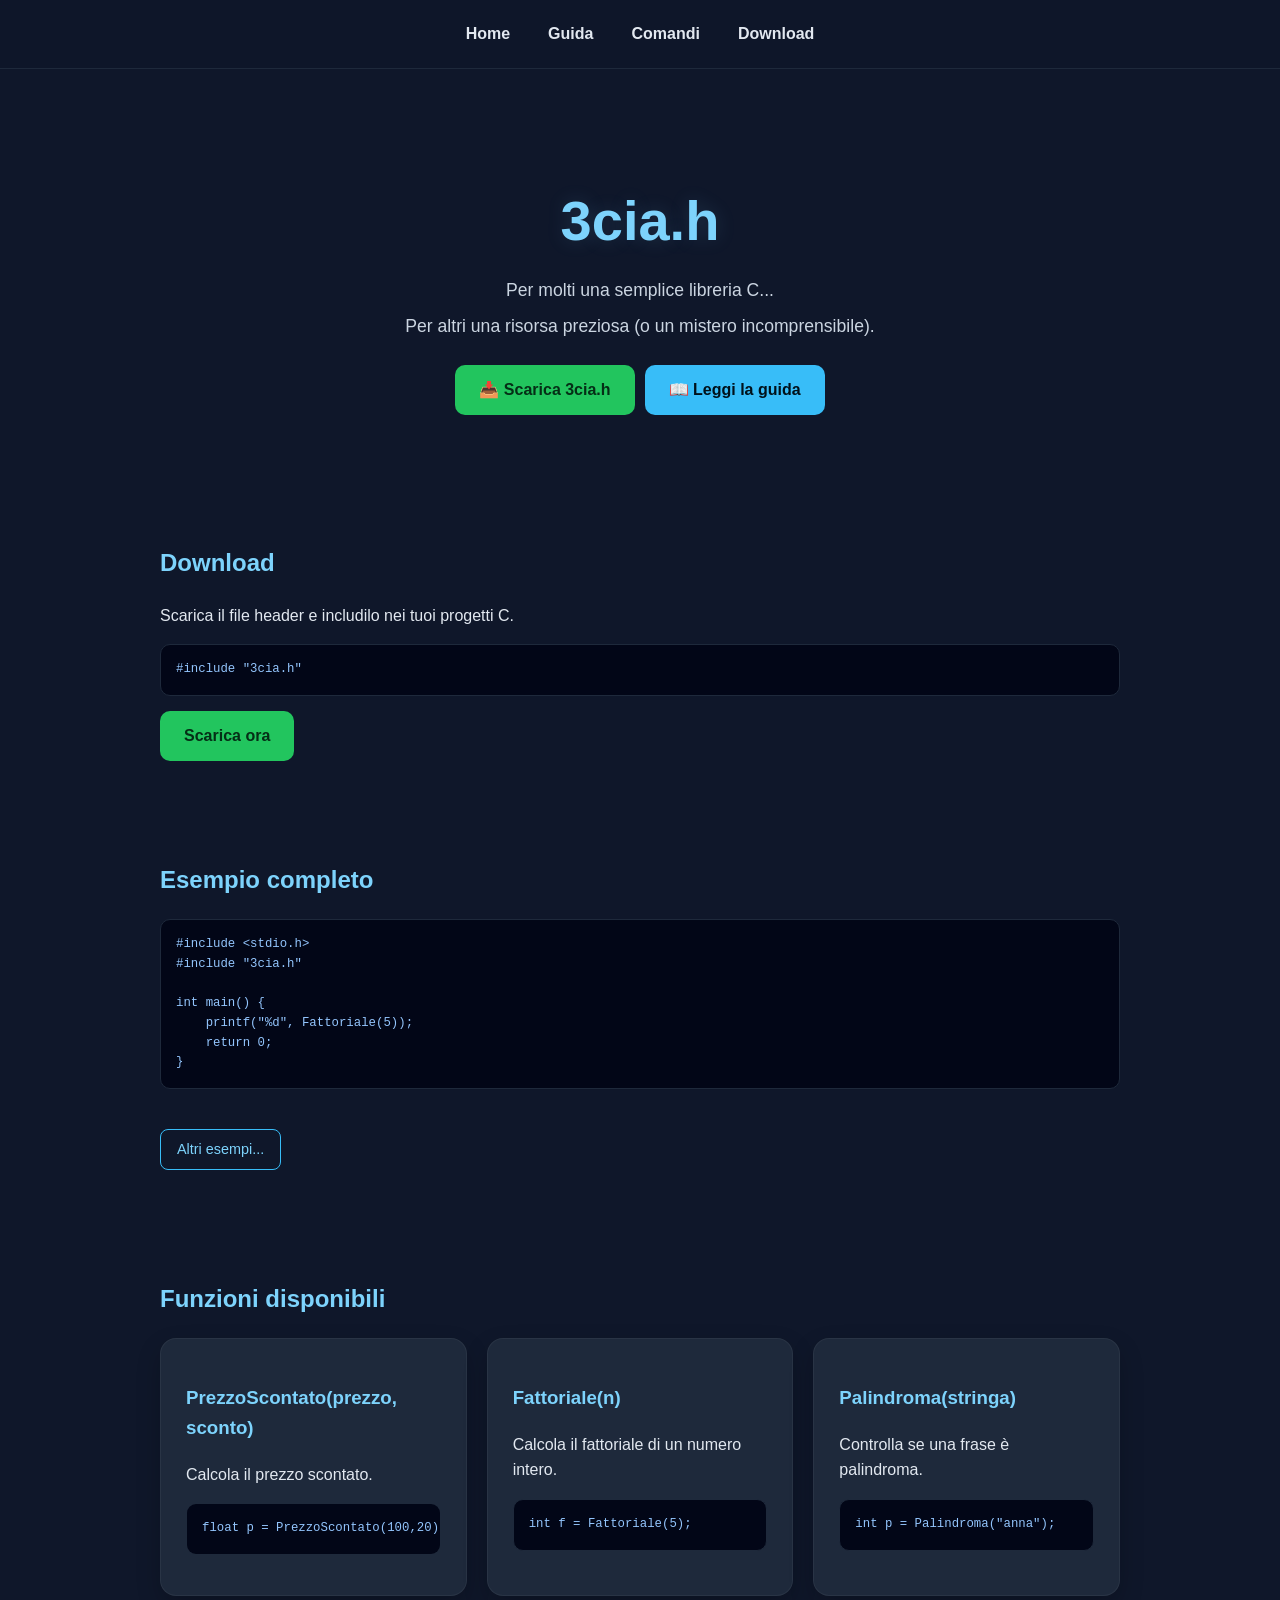
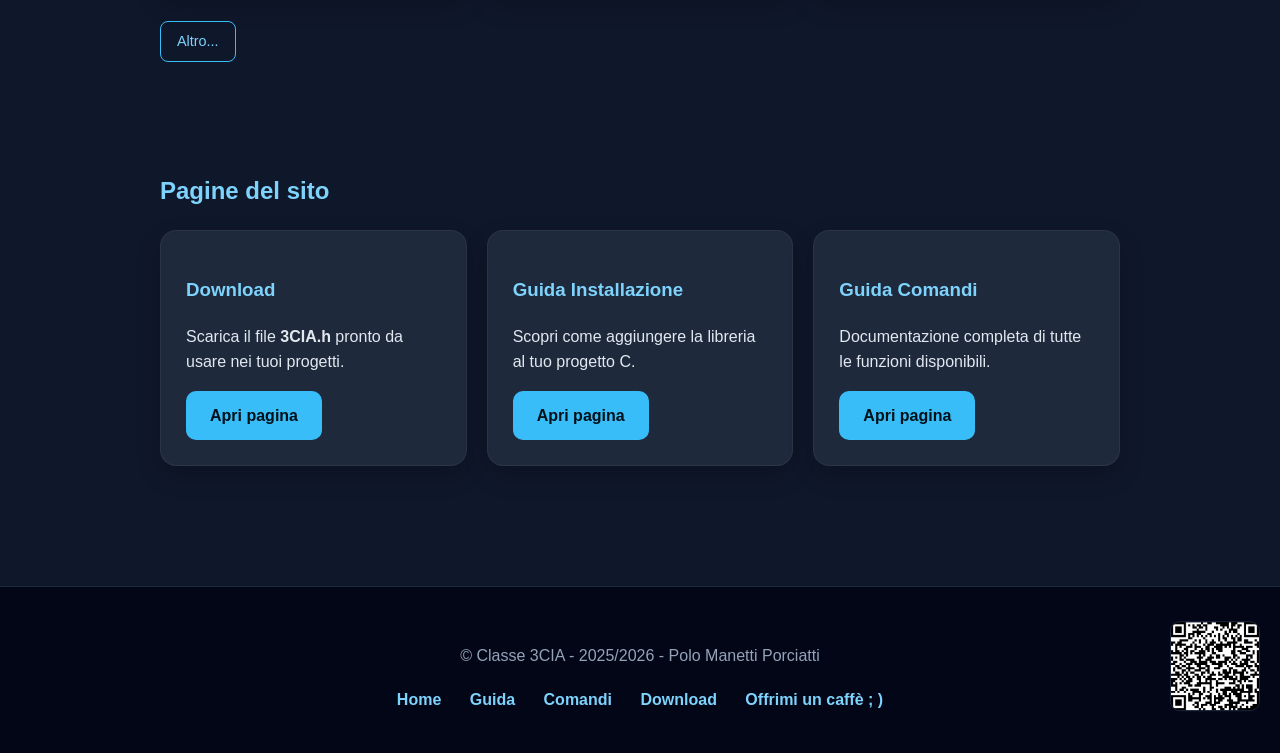
<file: index.html>
<!DOCTYPE html>
<html lang="it">

<head>
    <meta charset="UTF-8">
    <meta name="viewport" content="width=device-width, initial-scale=1.0">
    <title>3cia.h - Libreria C</title>
    <link rel="stylesheet" href="css/stile_i.css">
</head>

<body>

    <nav>
        <a href="index.html">Home</a>
        <a href="pagine/guida.html">Guida</a>
        <a href="pagine/comandi.html">Comandi</a>
        <a href="libreria/3cia.h" download="3cia.h">Download</a>
    </nav>

    <header class="hero">
        <div class="hero-content">

            <h1>3cia.h</h1>
            <p>Per molti una semplice libreria C...</p>
            <p>Per altri una risorsa preziosa (o un mistero incomprensibile).</p>

            <div class="button-container">

                <a class="btn-download" href="libreria/3cia.h" download="3cia.h">
                    📥 Scarica 3cia.h
                </a>

                <a class="btn" href="pagine/guida.html">
                    📖 Leggi la guida
                </a>

            </div>

        </div>
    </header>

    <section id="download">
        <h2>Download</h2>

        <div class="download-card">
            <p>Scarica il file header e includilo nei tuoi progetti C.</p>

            <pre>#include "3cia.h"</pre>

            <a class="btn-download" href="libreria/3cia.h" download>
                Scarica ora
            </a>
        </div>
    </section>

    <section id="examples">
        <h2>Esempio completo</h2>

        <pre>#include &lt;stdio.h&gt;
#include "3cia.h"

int main() {
    printf("%d", Fattoriale(5));
    return 0;
}</pre>

        <div class="center-btn">
            <a href="pagine/comandi.html" class="btn-sm">
                Altri esempi...
            </a>
        </div>
    </section>

    <section id="guide">
        <h2>Funzioni disponibili</h2>

        <div class="grid">

            <div class="card">
                <h3>PrezzoScontato(prezzo, sconto)</h3>
                <p>Calcola il prezzo scontato.</p>
                <pre>float p = PrezzoScontato(100,20);</pre>
            </div>

            <div class="card">
                <h3>Fattoriale(n)</h3>
                <p>Calcola il fattoriale di un numero intero.</p>
                <pre>int f = Fattoriale(5);</pre>
            </div>

            <div class="card">
                <h3>Palindroma(stringa)</h3>
                <p>Controlla se una frase è palindroma.</p>
                <pre>int p = Palindroma("anna");</pre>
            </div>

        </div>

        <div class="center-btn">
            <a href="pagine/comandi.html" class="btn-sm">
                Altro...
            </a>
        </div>
    </section>

    <section id="pages">
        <h2>Pagine del sito</h2>

        <div class="grid">

            <div class="card">
                <h3>Download</h3>
                <p>Scarica il file <b>3CIA.h</b> pronto da usare nei tuoi progetti.</p>
                <a class="btn" href="index.html">Apri pagina</a>
            </div>

            <div class="card">
                <h3>Guida Installazione</h3>
                <p>Scopri come aggiungere la libreria al tuo progetto C.</p>
                <a class="btn" href="pagine/guida.html">Apri pagina</a>
            </div>

            <div class="card">
                <h3>Guida Comandi</h3>
                <p>Documentazione completa di tutte le funzioni disponibili.</p>
                <a class="btn" href="pagine/comandi.html">Apri pagina</a>
            </div>

        </div>
    </section>

   <footer>

    <p>© Classe 3CIA - 2025/2026 - Polo Manetti Porciatti</p>

    <div class="footer-links">
        <a href="index.html">Home</a>
        <a href="pagine/guida.html">Guida</a>
        <a href="pagine/comandi.html">Comandi</a>
        <a href="libreria/3cia.h" download="3cia.h">Download</a>
        <a href="https://paypal.me/SamuelePelella" target="_blank">Offrimi un caffè ; )</a>
    </div>

      <div class="footer-qr">
        <img src="img/qr-code.png" alt="QR Code">
    </div>

</footer>

</body>

</html>
</file>
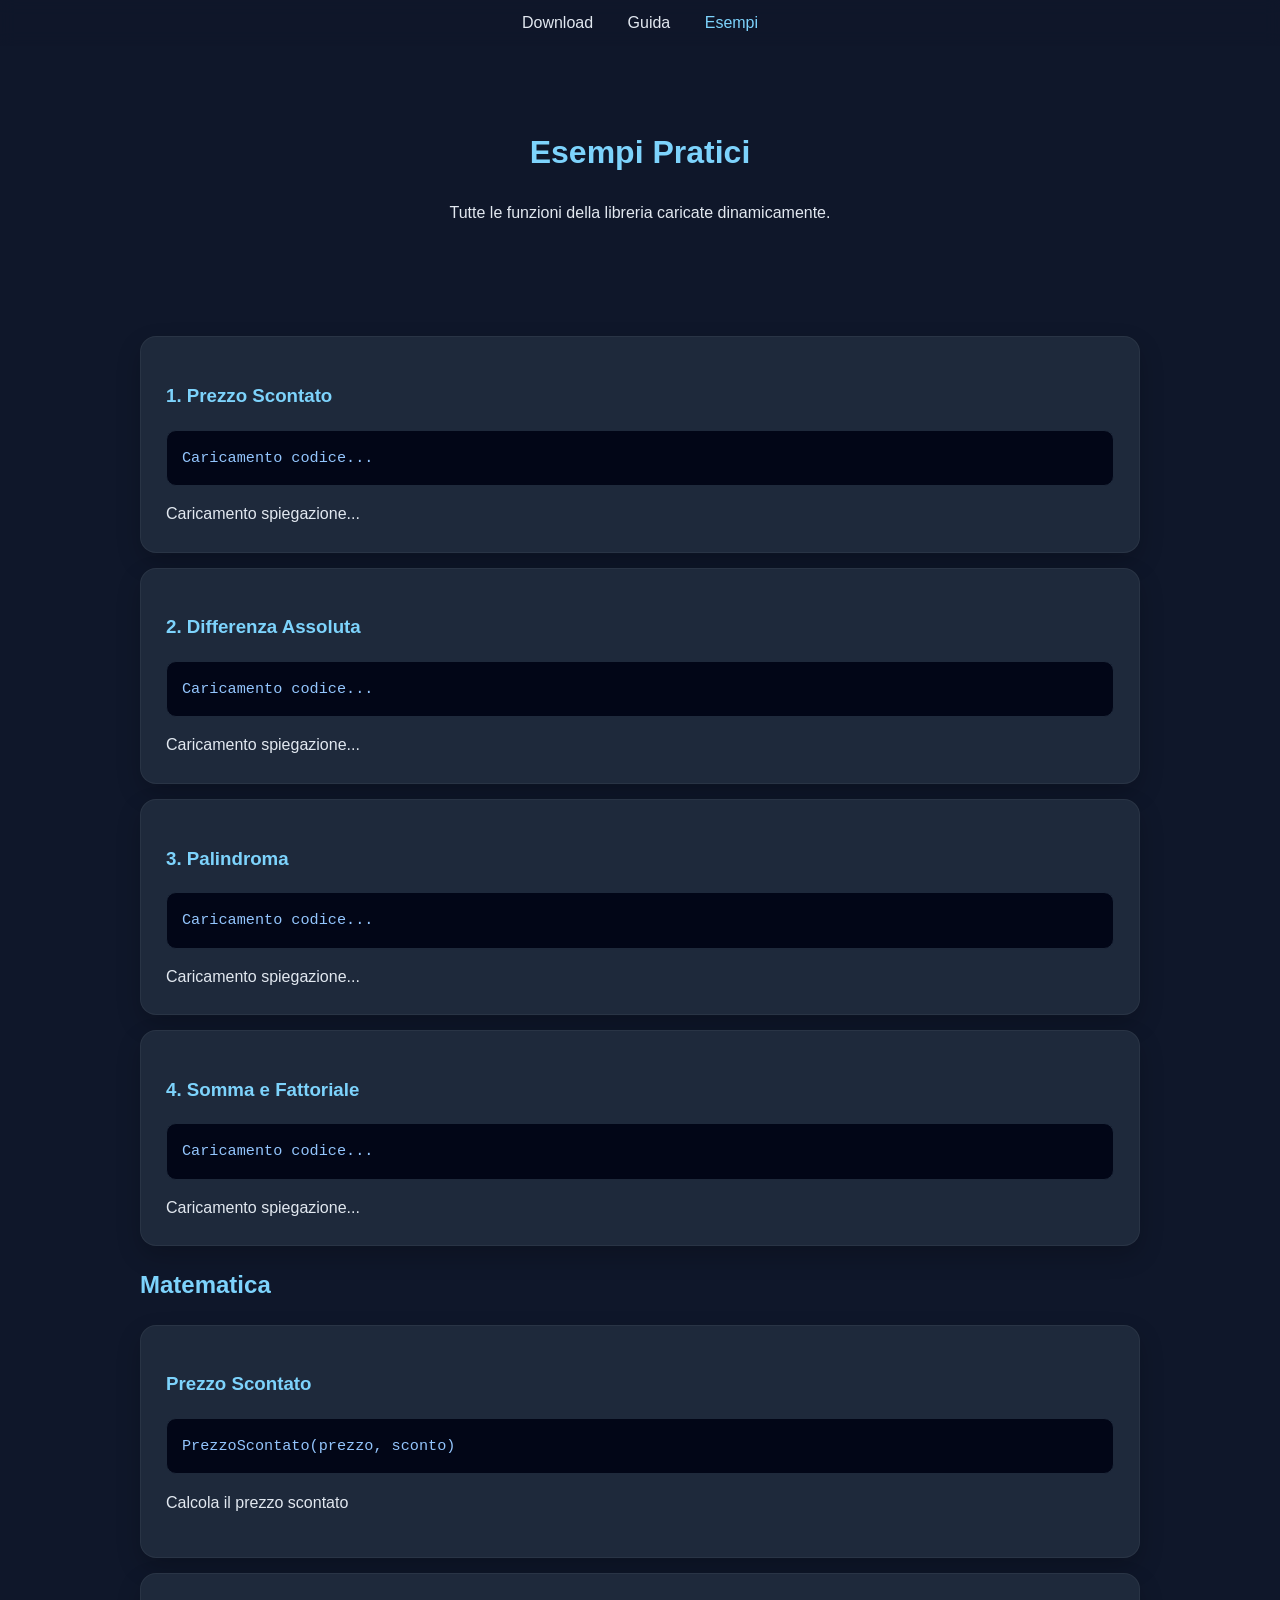
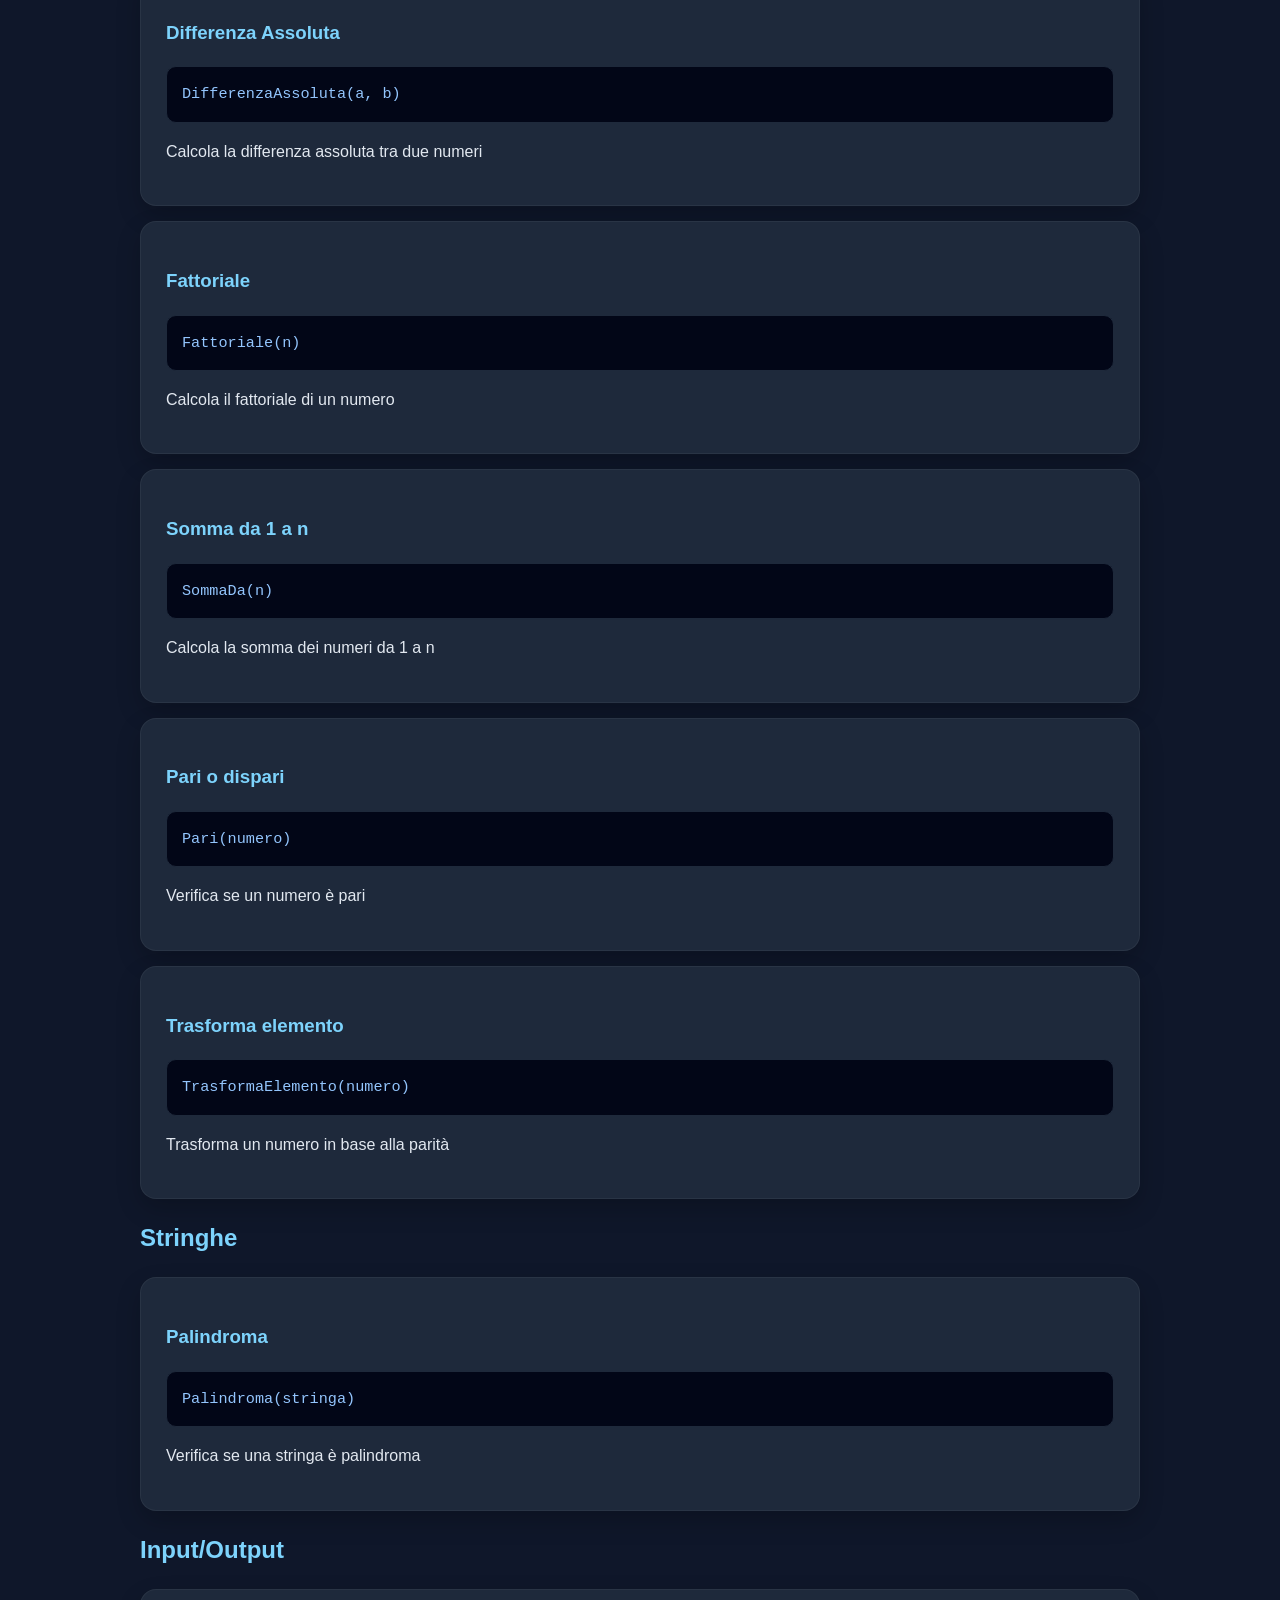
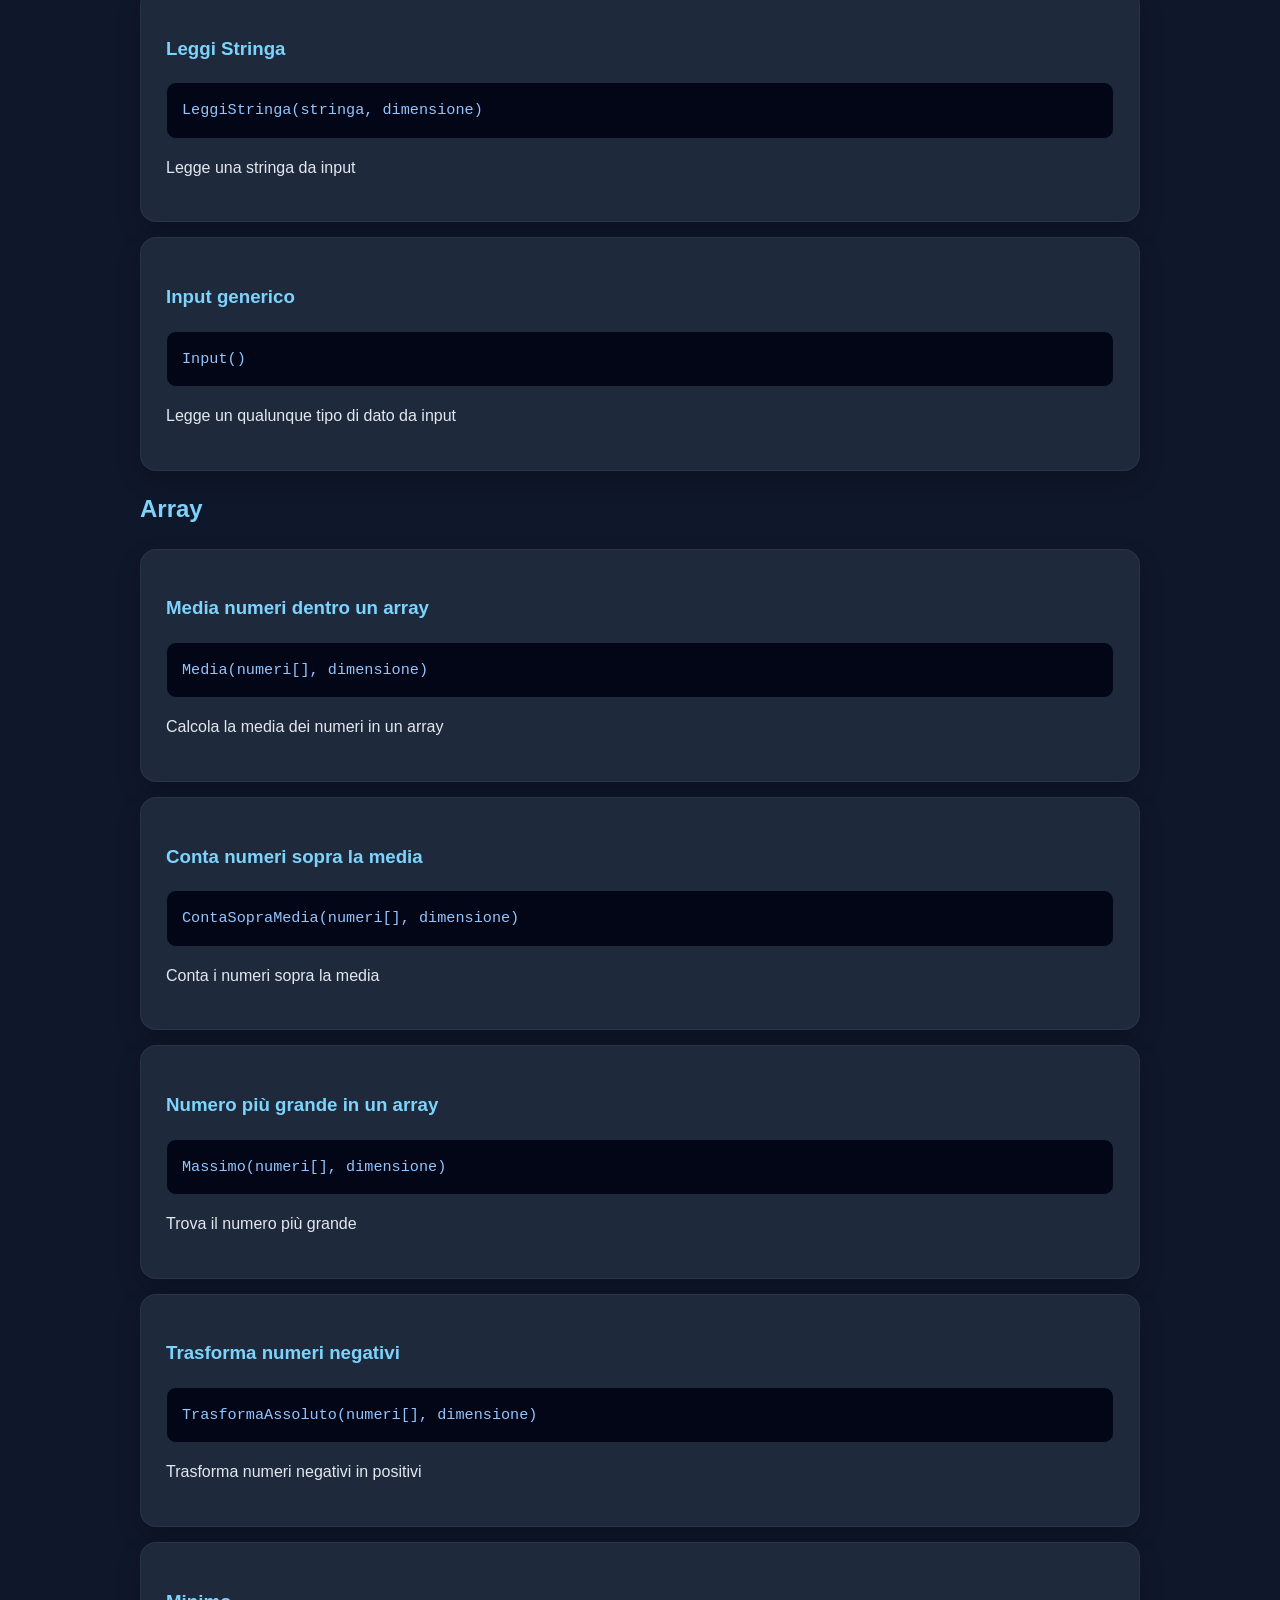
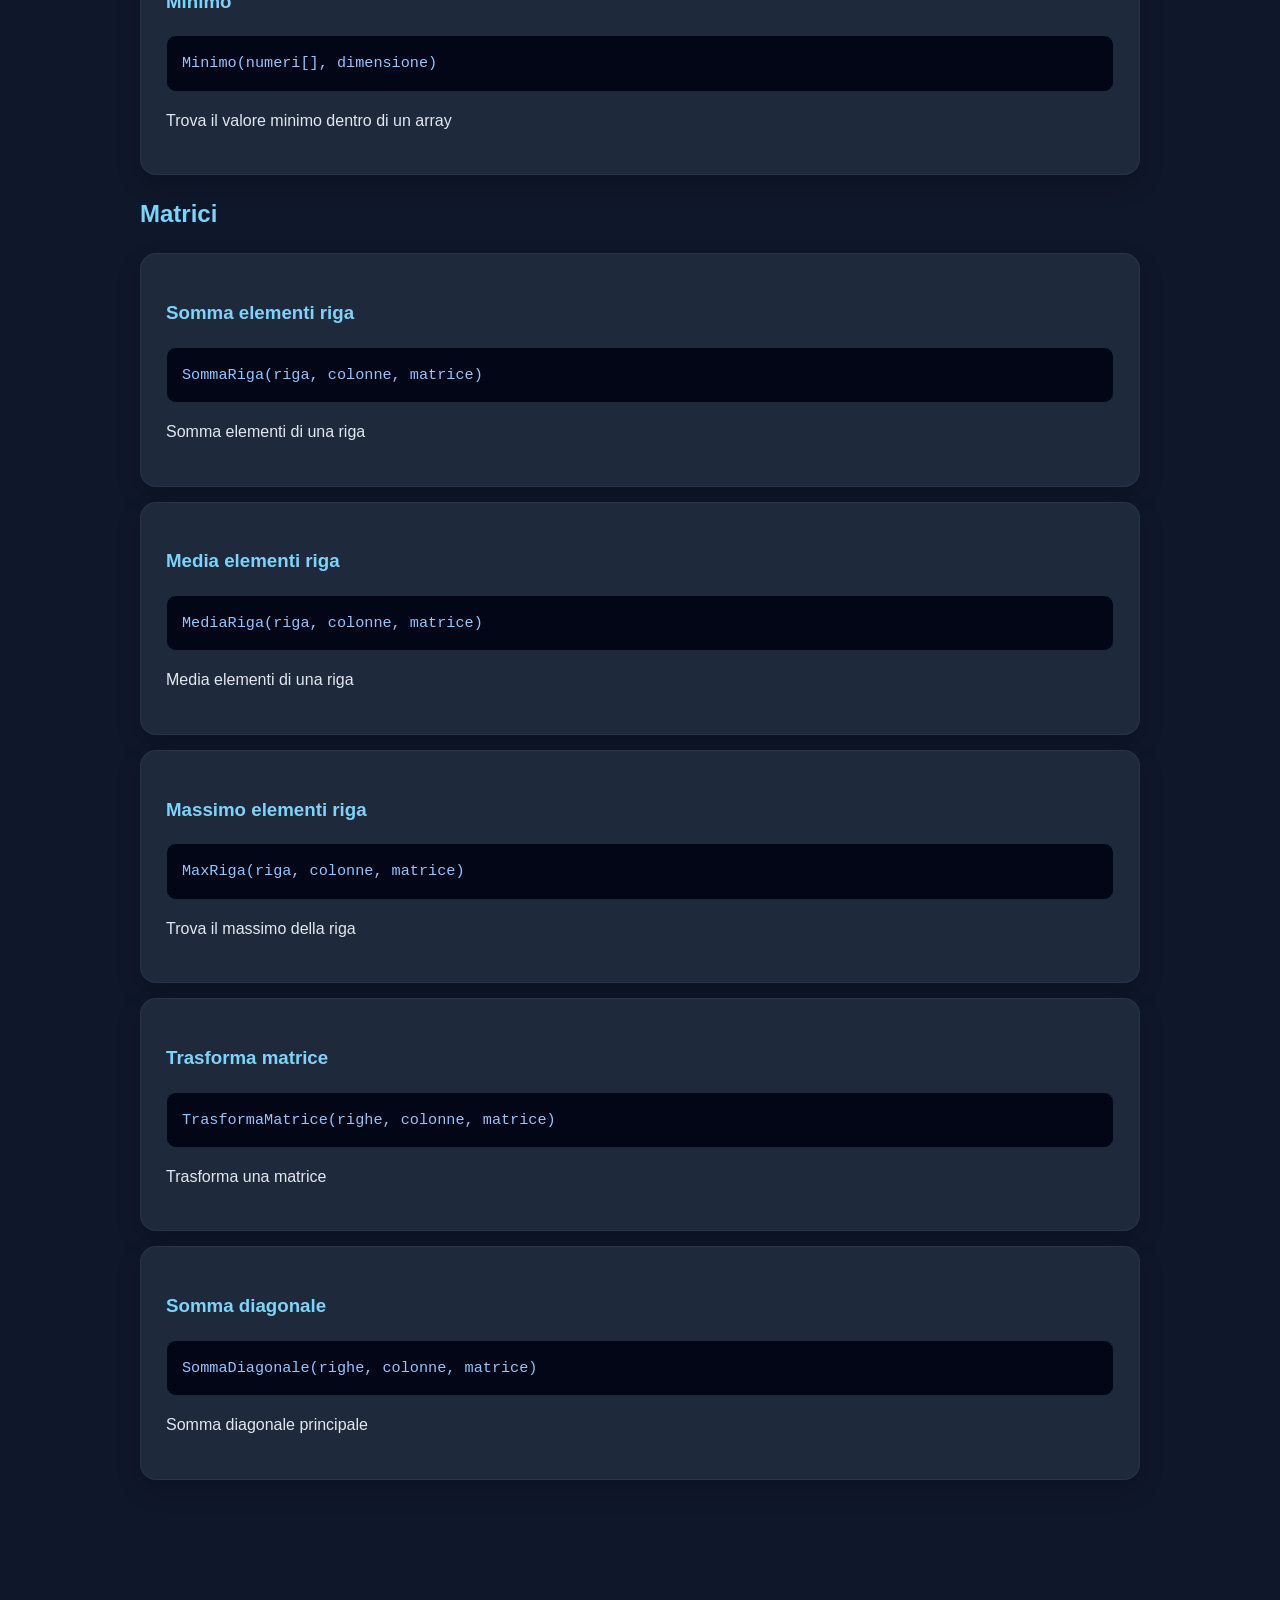
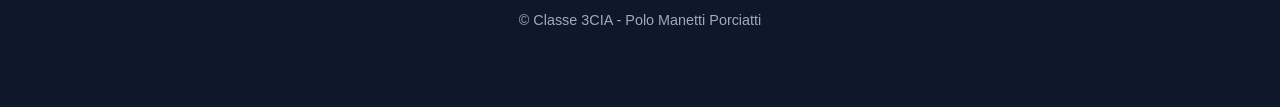
<file: Comandi.html>
<!DOCTYPE html>
<html lang="it">
<head>
    <meta charset="UTF-8">
    <meta name="viewport" content="width=device-width, initial-scale=1.0">
    <title>Esempi - 3cia.h</title>
    <link rel="stylesheet" href="css/stile_Comandi.css">
</head>
<body>

    <nav>
        <a href="index.html">Download</a>
        <a href="guida.html">Guida</a>
        <a href="comandi.html" style="color: #7dd3fc;">Esempi</a>
    </nav>

    <header>
        <h1>Esempi Pratici</h1>
        <p>Tutte le funzioni della libreria caricate dinamicamente.</p>
    </header>

    <section id="esempi">
        <div class="card">
            <h3>1. Prezzo Scontato</h3>
            <pre id="code-es1">Caricamento codice...</pre>
            <div id="desc-es1">Caricamento spiegazione...</div>
        </div>

        <div class="card">
            <h3>2. Differenza Assoluta</h3>
            <pre id="code-es2">Caricamento codice...</pre>
            <div id="desc-es2">Caricamento spiegazione...</div>
        </div>

        <div class="card">
            <h3>3. Palindroma</h3>
            <pre id="code-es3">Caricamento codice...</pre>
            <div id="desc-es3">Caricamento spiegazione...</div>
        </div>

        <div class="card">
            <h3>4. Somma e Fattoriale</h3>
            <pre id="code-es4">Caricamento codice...</pre>
            <div id="desc-es4">Caricamento spiegazione...</div>
        </div>
    </section>

    <footer>
        <p>© Classe 3CIA - Polo Manetti Porciatti</p>
    </footer>

    <script src="js/script.js"></script>
</body>
</html>
</file>
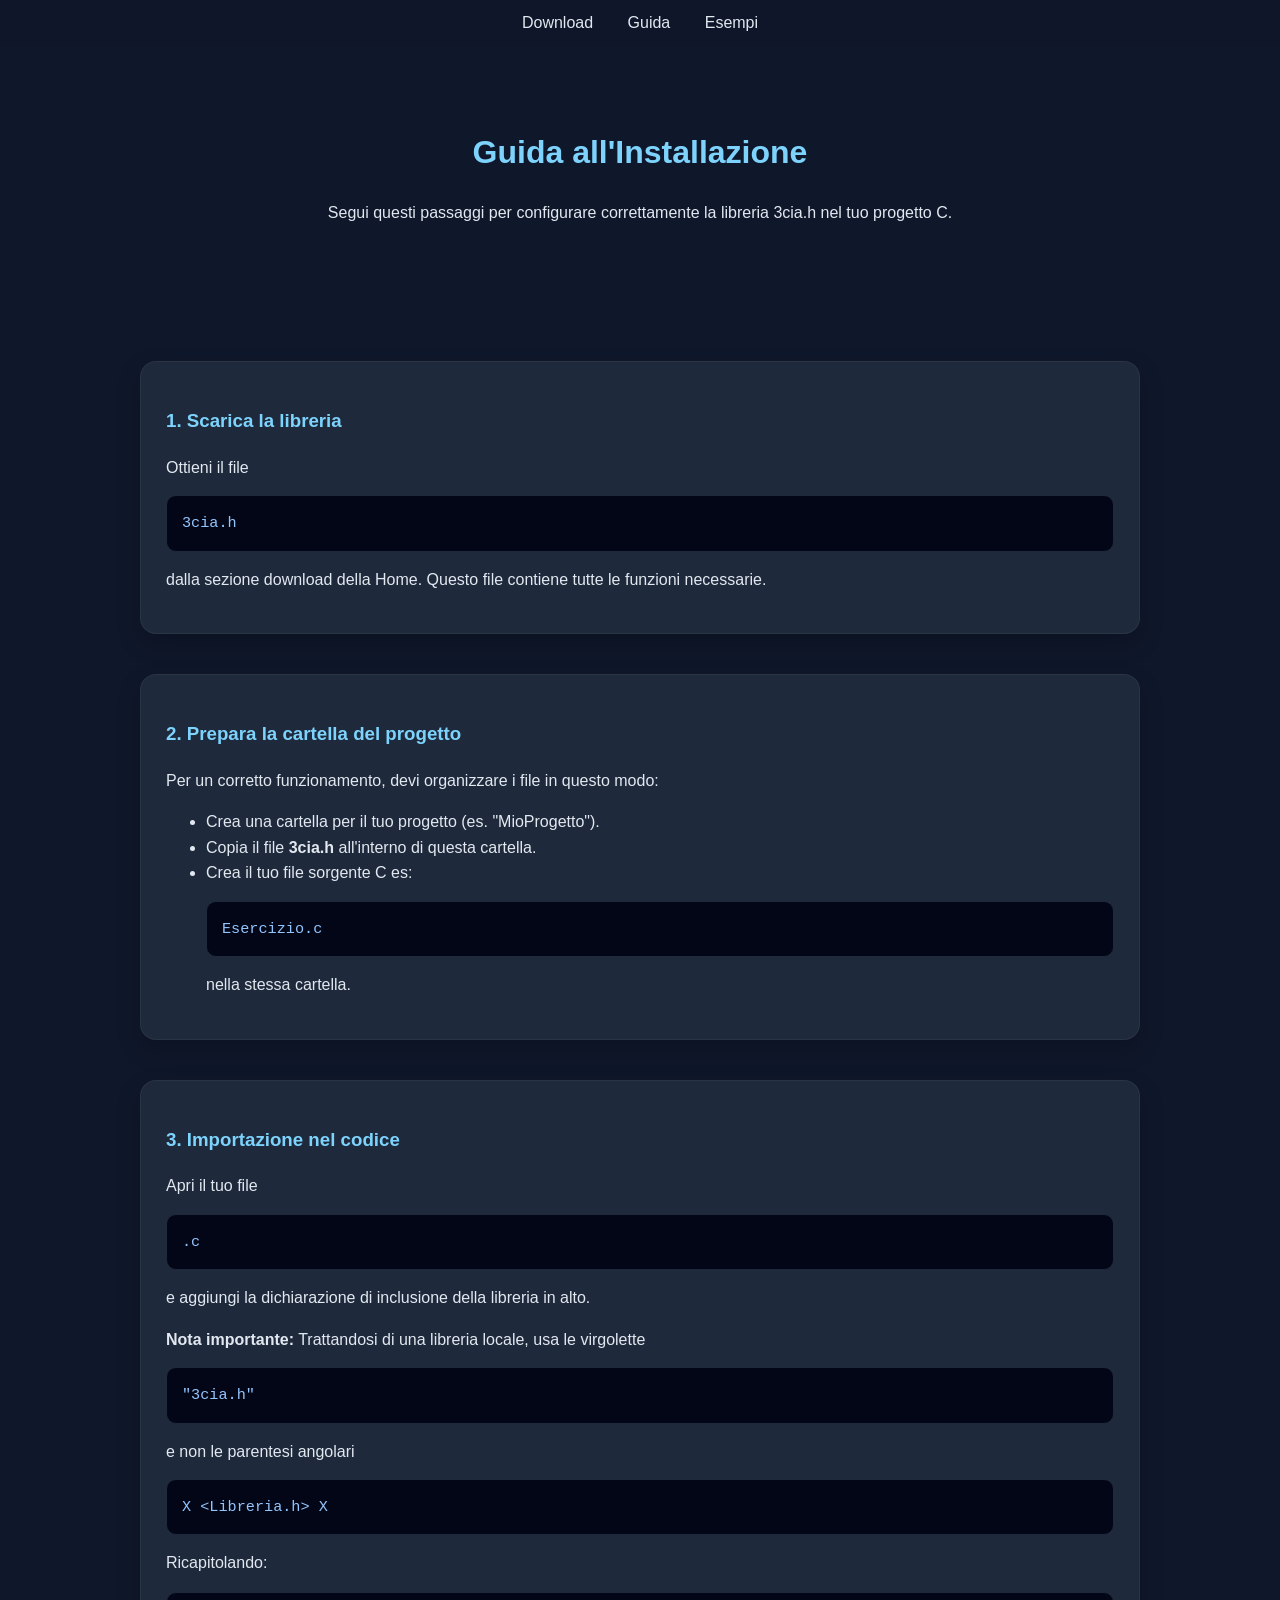
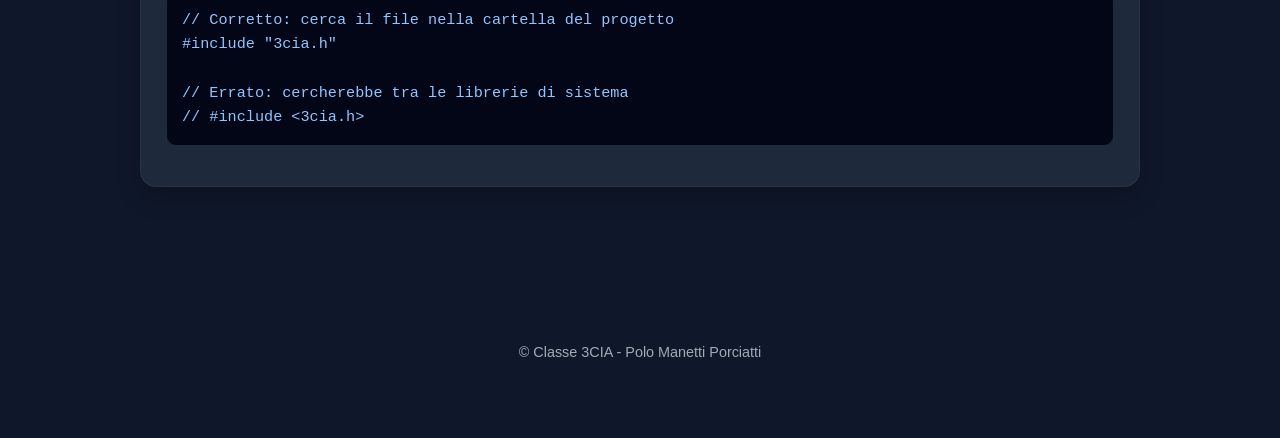
<file: Guida.html>
<!DOCTYPE html>
<html lang="it">

<head>
    <meta charset="UTF-8">
    <meta name="viewport" content="width=device-width, initial-scale=1.0">
    <title>Installazione - 3cia.h</title>
    <link rel="stylesheet" href="css\stile_Guida.css">
</head>

<body>
    <nav>
        <a href="index.html">Download</a>
        <a href="guida.html">Guida</a>
        <a href="comandi.html">Esempi</a>
       
    </nav>
    <header>
        <h1>Guida all'Installazione</h1>
        <p>Segui questi passaggi per configurare correttamente la libreria 3cia.h nel tuo progetto C.</p>
    </header>

    <section id="installazione">

        <div class="card">
            <h3>1. Scarica la libreria</h3>
            <p>Ottieni il file <code>3cia.h</code> dalla sezione download della Home. Questo file contiene tutte le funzioni necessarie.</p>
        </div>

        <div class="card">
            <h3>2. Prepara la cartella del progetto</h3>
            <p>Per un corretto funzionamento, devi organizzare i file in questo modo:</p>
            <ul>
                <li>Crea una cartella per il tuo progetto (es. "MioProgetto").</li>
                <li>Copia il file <b>3cia.h</b> all'interno di questa cartella.</li>
                <li>Crea il tuo file sorgente C es: <code>Esercizio.c</code> nella stessa cartella.</li>
            </ul>
        </div>

        <div class="card">
            <h3>3. Importazione nel codice</h3>
            <p>Apri il tuo file <code>.c</code> e aggiungi la dichiarazione di inclusione della libreria in alto.</p>
            <p><strong>Nota importante:</strong> Trattandosi di una libreria locale, usa le virgolette <code>"3cia.h"</code> e non le parentesi angolari <code>X &lt;Libreria.h&gt; X</code>Ricapitolando:</p>
            
            <pre>// Corretto: cerca il file nella cartella del progetto
#include "3cia.h"

// Errato: cercherebbe tra le librerie di sistema
// #include &lt;3cia.h&gt;</pre>
        </div>

    </section>

     <footer>
        <p>© Classe 3CIA - Polo Manetti Porciatti</p>
    </footer>
</body>
</html>
</file>
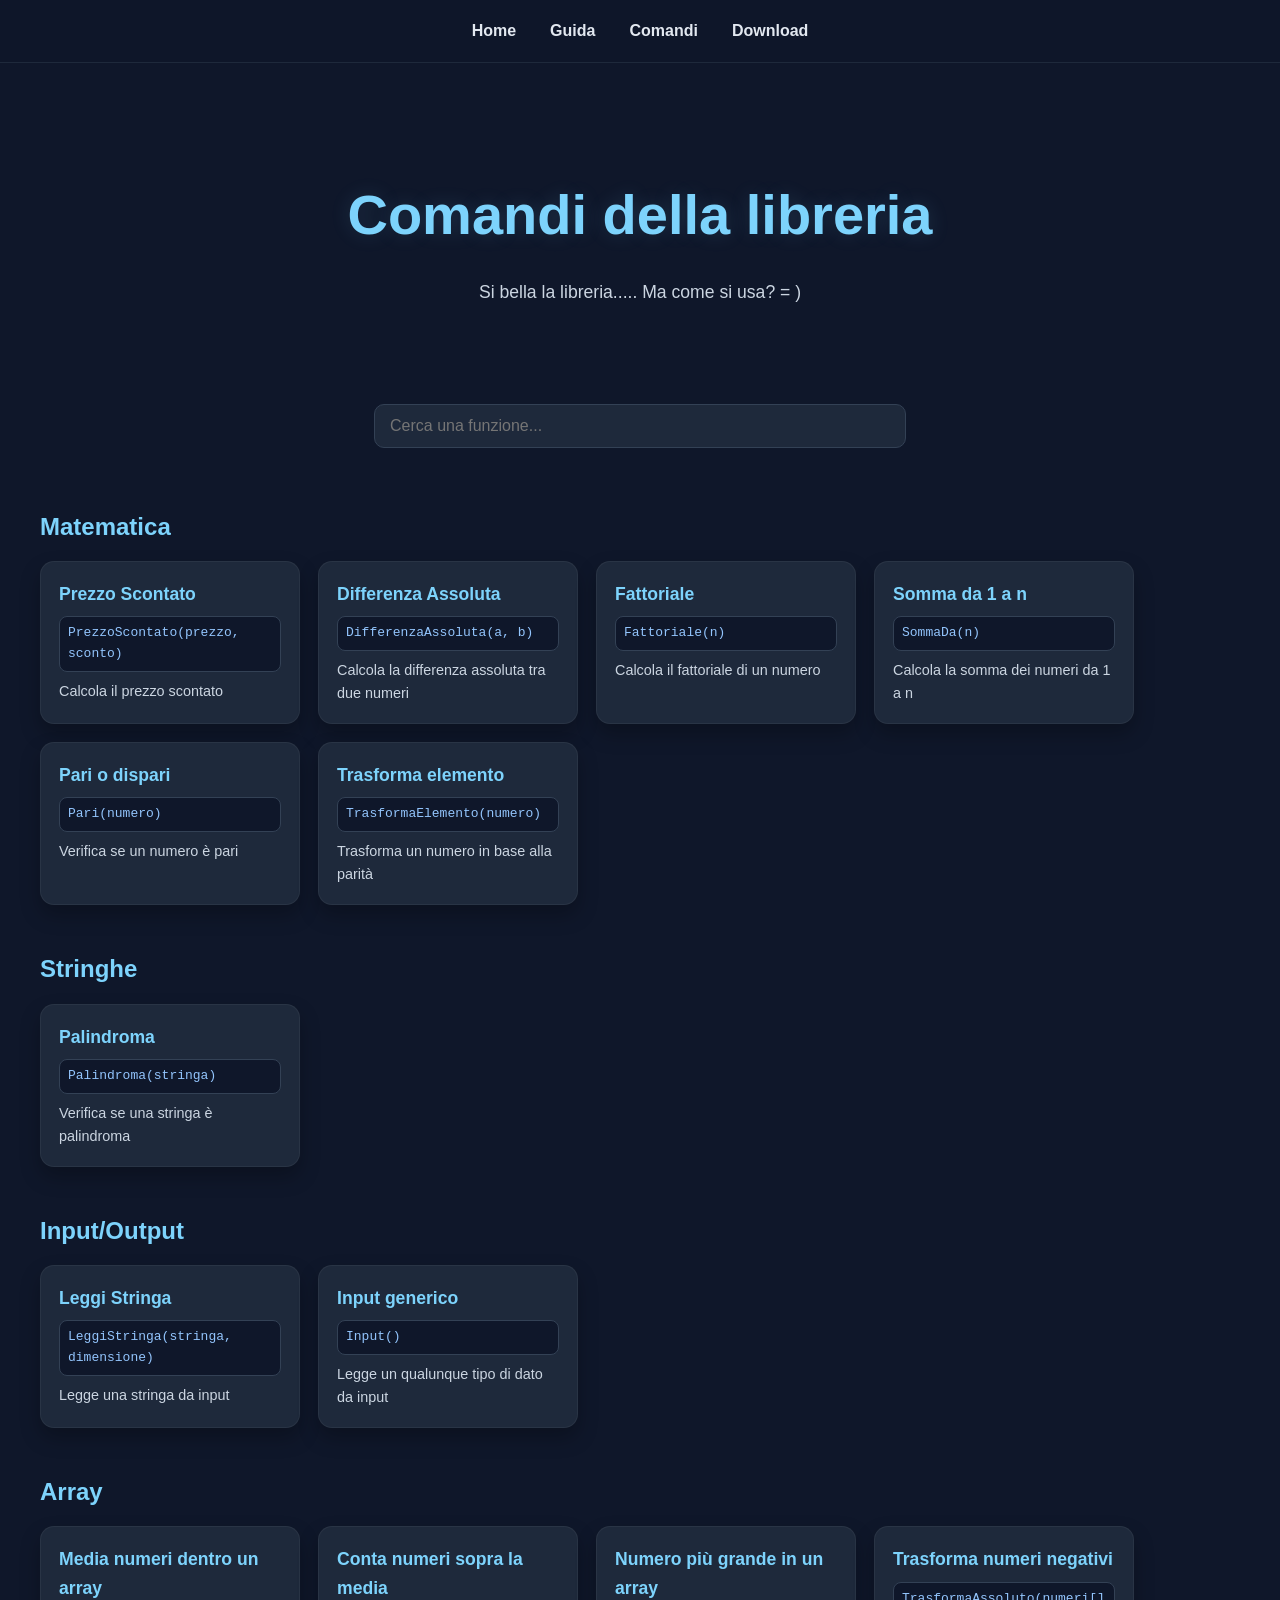
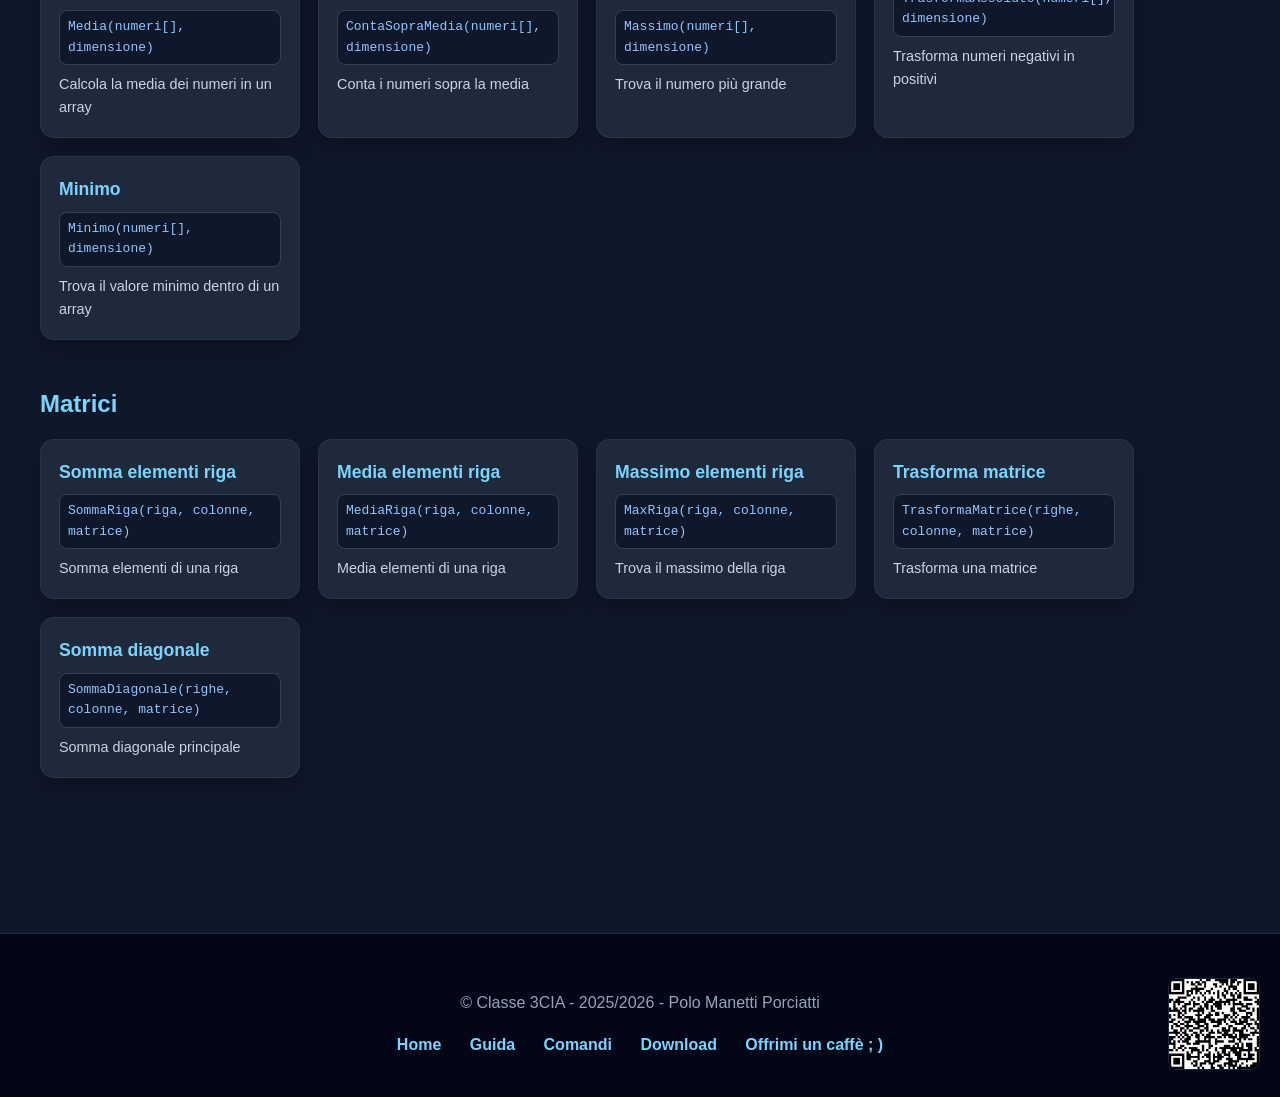
<file: pagine/comandi.html>
<!DOCTYPE html>
<html lang="it">

<head>
    <meta charset="UTF-8">
    <meta name="viewport" content="width=device-width, initial-scale=1.0">
    <title>Comandi - 3CIA.h</title>

    <link rel="stylesheet" href="../css/stile_c.css">
    <script src="../js/script.js" defer></script>
</head>

<body>


    <nav>
        <a href="../index.html">Home</a>
        <a href="../pagine/guida.html">Guida</a>
        <a href="../pagine/comandi.html">Comandi</a>
        <a href="../libreria/3cia.h" download>Download</a>
    </nav>

    <header>
        <h1>Comandi della libreria</h1>
        <p>Si bella la libreria..... Ma come si usa? = )</p>
    </header>

    <!-- BARRA RICERCA -->
    <div class="search-container">

        <input
            type="text"
            id="barra-ricerca"
            placeholder="Cerca una funzione..."
        >

    </div>

    <!-- QUI JS CREA CATEGORIE + CARD -->
    <section id="esempi">
    </section>

    <!-- MODAL -->
    <div id="modal" class="modal hidden">

        <div class="modal-content">

            <span class="close" onclick="chiudiModal()">x</span>

            <h2 id="modal-titolo"></h2>

            <div class="modal-grid">

            
                <div class="modal-codice">
                    <h3>Esempio</h3>
                    <pre id="modal-code"></pre>
                </div>

             
                <div class="modal-descrizione">
                    <h3>Descrizione</h3>
                    <p id="modal-desc"></p>
                </div>

            </div>

        </div>

    </div>

    <footer>

        <p>© Classe 3CIA - 2025/2026 - Polo Manetti Porciatti</p>

        <div>
            <a href="../index.html">Home</a>
            <a href="../pagine/guida.html">Guida</a>
            <a href="../pagine/comandi.html">Comandi</a>
            <a href="../libreria/3cia.h" download="3cia.h">Download</a>
            <a href="https://paypal.me/SamuelePelella" target="_blank">Offrimi un caffè ; )</a>
        </div>

        <div class="footer-qr">
            <img src="../img/qr-code.png" alt="QR Code">
        </div>

    </footer>

</body>
</html>
</file>
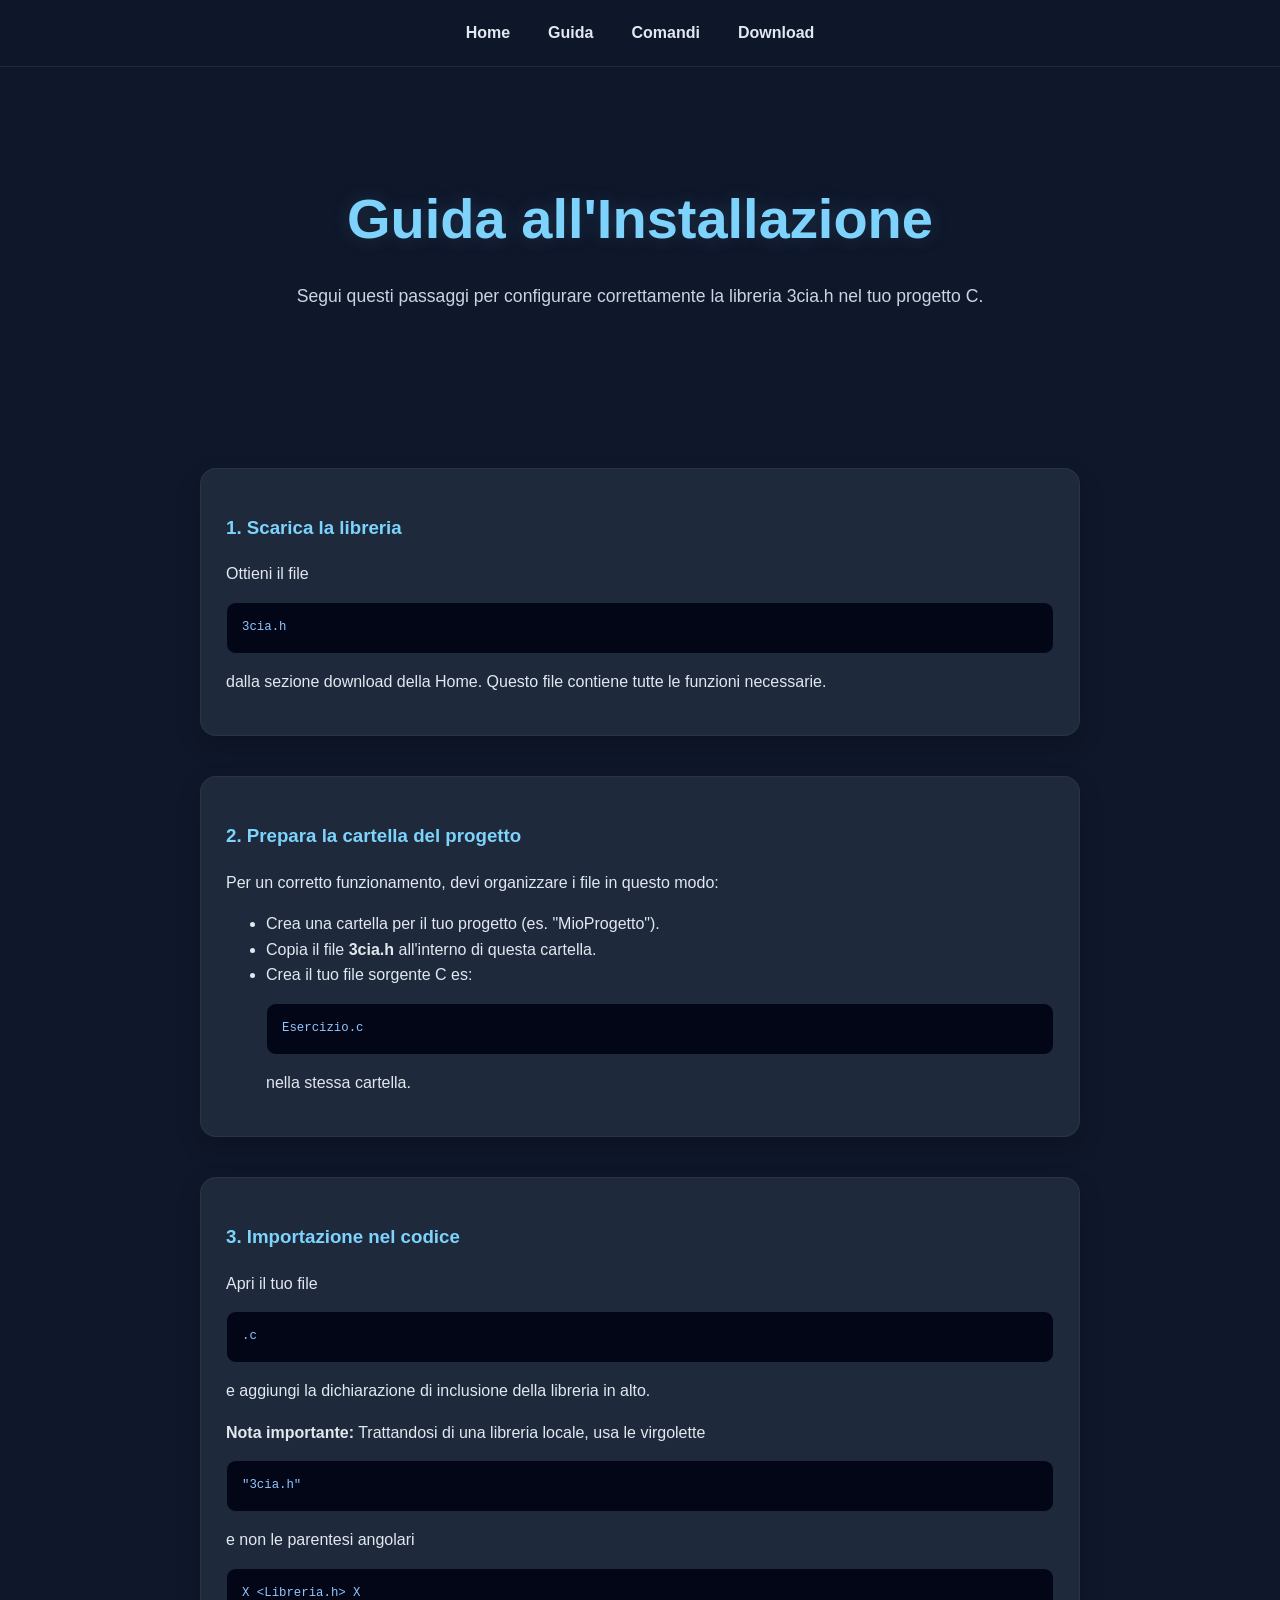
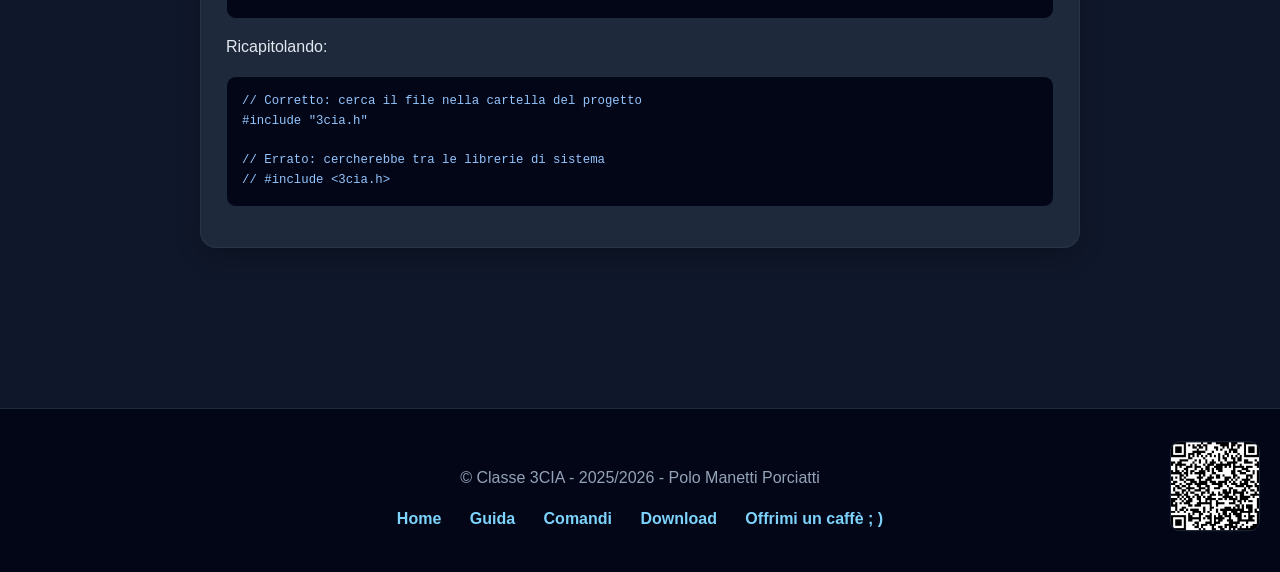
<file: pagine/guida.html>
<!DOCTYPE html>
<html lang="it">

<head>
    <meta charset="UTF-8">
    <meta name="viewport" content="width=device-width, initial-scale=1.0">
    <title>Installazione - 3cia.h</title>
    <link rel="stylesheet" href="../css/stile_g.css">
</head>

<body>

    <nav>
        <a href="../index.html">Home</a>
        <a href="guida.html">Guida</a>
        <a href="../pagine/comandi.html">Comandi</a>
        <a href="../libreria/3cia.h" download="3cia.h">Download</a>
    </nav>
    <header>
        <h1>Guida all'Installazione</h1>
        <p>Segui questi passaggi per configurare correttamente la libreria 3cia.h nel tuo progetto C.</p>
    </header>

    <section id="installazione">

        <div class="card">
            <h3>1. Scarica la libreria</h3>
            <p>Ottieni il file <code>3cia.h</code> dalla sezione download della Home. Questo file contiene tutte le funzioni necessarie.</p>
        </div>

        <div class="card">
            <h3>2. Prepara la cartella del progetto</h3>
            <p>Per un corretto funzionamento, devi organizzare i file in questo modo:</p>
            <ul>
                <li>Crea una cartella per il tuo progetto (es. "MioProgetto").</li>
                <li>Copia il file <b>3cia.h</b> all'interno di questa cartella.</li>
                <li>Crea il tuo file sorgente C es: <code>Esercizio.c</code> nella stessa cartella.</li>
            </ul>
        </div>

        <div class="card">
            <h3>3. Importazione nel codice</h3>
            <p>Apri il tuo file <code>.c</code> e aggiungi la dichiarazione di inclusione della libreria in alto.</p>
            <p><strong>Nota importante:</strong> Trattandosi di una libreria locale, usa le virgolette <code>"3cia.h"</code> e non le parentesi angolari <code>X &lt;Libreria.h&gt; X</code>Ricapitolando:</p>
            
            <pre>// Corretto: cerca il file nella cartella del progetto
#include "3cia.h"

// Errato: cercherebbe tra le librerie di sistema
// #include &lt;3cia.h&gt;</pre>
        </div>

    </section>
<footer>

    <p>© Classe 3CIA - 2025/2026 - Polo Manetti Porciatti</p>

    <div class="footer-links">
        <a href="../index.html">Home</a>
        <a href="../pagine/guida.html">Guida</a>
        <a href="../pagine/comandi.html">Comandi</a>
        <a href="../libreria/3cia.h" download="3cia.h">Download</a>
        <a href="https://paypal.me/SamuelePelella" target="_blank">Offrimi un caffè ; )</a>
    </div>

        <div class="footer-qr">
            <img src="../img/qr-code.png" alt="QR Code">
        </div>

</footer>
</body>
</html>
</file>
<file: css/stile_i.css>
/* ==========================================
   1. BASE
========================================== */

* {
    box-sizing: border-box;
}

body {
    font-family: Arial, sans-serif;
    margin: 0;
    background: #0f172a;
    color: #e2e8f0;
    line-height: 1.6;
}

/* contenitori centrati  */
header,
section {
    max-width: 1000px;
    margin: auto;
    padding: 40px 20px;
}

/* titoli */
h1, h2, h3 {
    color: #7dd3fc;
}

/* ==========================================
   2. NAVBAR
========================================== */

nav {
    position: sticky;
    top: 0;
    background: rgba(15, 23, 42, 0.95);
    padding: 15px 10px;
    text-align: center;
    backdrop-filter: blur(8px);
    border-bottom: 1px solid #1e293b;
    z-index: 1000;

    display: flex;
    justify-content: center;
    flex-wrap: wrap;
    gap: 18px;
}

nav a {
    color: #e2e8f0;
    text-decoration: none;
    font-weight: 600;
    padding: 6px 10px;
    white-space: nowrap;
}

nav a:hover {
    color: #7dd3fc;
}

/* ==========================================
   3. HEADER 
========================================== */

header {
    text-align: center;
    padding: 70px 20px;

    display: flex;
    flex-direction: column;
    align-items: center;
}

header h1 {
    font-size: 3.5rem;
    margin-bottom: 10px;
    text-shadow: 0 0 20px rgba(125, 211, 252, 0.15);

    word-break: break-word;
}

header p {
    font-size: 1.1rem;
    color: #cbd5e1;
    margin: 8px 0;
}
 
.hero {
    display: flex;
    flex-direction: column;
    align-items: center;
    justify-content: center;
}

/* ==========================================
   4. BOTTONI
========================================== */

.button-container {
    margin-top: 25px;

    
    display: flex;
    flex-wrap: wrap;
    justify-content: center;
    gap: 10px;
}

.btn,
.btn-download {
    display: inline-block;
    padding: 12px 24px;
    border-radius: 10px;
    font-weight: bold;
    text-decoration: none;
    transition: 0.25s ease;
    white-space: nowrap;
}


.btn {
    background: #38bdf8;
    color: #00111a;
}

.btn-download {
    background: #22c55e;
    color: #052e16;
}


.btn:hover,
.btn-download:hover {
    transform: translateY(-4px);
    box-shadow: 0 10px 20px rgba(56, 189, 248, 0.25);
}

/* bottone piccolo */
.btn-sm {
    display: inline-block;
    padding: 8px 16px;
    margin: 25px 0 10px 0;
    background: transparent;
    color: #7dd3fc;
    border: 1px solid #38bdf8;
    border-radius: 8px;
    font-size: 0.9em;
    text-decoration: none;
    transition: 0.25s ease;
}

.btn-sm:hover {
    background: #38bdf8;
    color: #00111a;
    transform: translateX(5px);
}

/* ==========================================
   5. GRID + CARD
========================================== */

.grid {
    display: grid;
    grid-template-columns: repeat(auto-fit, minmax(280px, 1fr));
    gap: 20px;
}

.card {
    background: #1e293b;
    padding: 25px;
    border-radius: 16px;
    box-shadow: 0 10px 25px rgba(0, 0, 0, 0.2);
    border: 1px solid rgba(255, 255, 255, 0.05);
}

/* ==========================================
   6. CODE BLOCK
========================================== */

code, pre {
    background: #020617;
    color: #93c5fd;
    padding: 15px;
    border-radius: 10px;
    display: block;
    overflow-x: auto;
    font-family: monospace;
    font-size: 0.95em;
    border: 1px solid #1e293b;
    margin: 15px 0;
}

/* ==========================================
   7. FOOTER + QR
========================================== */

footer {
    background: #020617;
    border-top: 1px solid #1e293b;
    margin-top: 80px;
    padding: 40px 20px;
    text-align: center;
    color: #94a3b8;
    position: relative;
}

footer p {
    margin-bottom: 18px;
}

footer a {
    color: #7dd3fc;
    text-decoration: none;
    margin: 0 12px;
    font-weight: 600;
}

footer a:hover {
    color: white;
}

/* QR desktop */
.footer-qr {
    position: absolute;
    right: 20px;
    top: 50%;
    transform: translateY(-50%);
}

.footer-qr img {
    width: 90px;
    height: 90px;
    border-radius: 10px;
    border: 1px solid #1e293b;
}

/* ==========================================
   8. RESPONSIVE UNICO (FIX DEFINITIVO)
========================================== */

@media (max-width: 768px) {

    header h1 {
        font-size: 2.4rem;
    }

    header p {
        font-size: 1rem;
    }

  
    .button-container {
        flex-direction: column;
        align-items: center;
    }

    .btn,
    .btn-download {
        width: 100%;
        max-width: 280px;
    }

    .grid {
        grid-template-columns: 1fr;
    }

   
    nav {
        gap: 8px;
    }

    /* QR sotto footer */
    .footer-qr {
        position: static;
        margin-top: 20px;
        display: flex;
        justify-content: center;
        transform: none;
    }

    .footer-qr img {
        width: 70px;
        height: 70px;
    }
}
</file>
<file: css/stile_Comandi.css>
/* --- Impostazioni Generali del Corpo della Pagina --- */
body {
    font-family: Arial, sans-serif; /* Font leggibile e standard */
    margin: 0;                     /* Rimuove i margini predefiniti del browser */
    background: #0f172a;           /* Sfondo blu scuro profondo */
    color: #e2e8f0;                /* Testo grigio chiaro per non affaticare gli occhi */
    line-height: 1.6;              /* Aumenta l'interlinea per una migliore leggibilità */
}

/* --- Contenitori Principali (Layout) --- */
header,
section,
footer {
    max-width: 1000px;             /* Larghezza massima dei contenuti */
    margin: auto;                  /* Centra i contenitori nella pagina */
    padding: 40px 20px;            /* Spaziatura interna */
}

/* --- Stile dei Titoli --- */
h1,
h2,
h3 {
    color: #7dd3fc;                /* Azzurro brillante per far risaltare i titoli */
}

/* --- Navigazione Superiore (Resta fissa in alto) --- */
nav {
    position: sticky;              /* Rende la barra fissa durante lo scroll */
    top: 0;                        /* La ancora alla parte superiore */
    background: #0f172acc;         /* Sfondo blu semitrasparente */
    padding: 10px;
    text-align: center;            /* Centra i link del menu */
    backdrop-filter: blur(8px);    /* Effetto sfocato moderno sotto la barra */
    z-index: 1000;                 /* Assicura che la nav stia sopra tutto il resto */
}

/* --- Link della Navigazione --- */
nav a {
    color: #e2e8f0;
    margin: 0 15px;
    text-decoration: none;         /* Rimuove la sottolineatura dai link */
    font-weight: 500;
    transition: 0.2s;              /* Animazione fluida per il cambio colore */
}

/* --- Effetto Hover sui Link della Navigazione --- */
nav a:hover {
    color: #7dd3fc;                /* Il link diventa azzurro al passaggio del mouse */
}

/* --- Intestazione della Pagina (Header) --- */
header {
    text-align: center;
    padding-top: 60px;
}

/* --- Stile dei Pulsanti Principali --- */
.btn {
    display: inline-block;
    padding: 12px 24px;
    background: #38bdf8;           /* Colore azzurro acceso */
    color: #00111a;                /* Testo molto scuro per contrasto */
    text-decoration: none;
    border-radius: 10px;           /* Bordi arrotondati */
    font-weight: bold;
    margin: 8px;
    transition: 0.2s;              /* Animazione per l'hover */
}

/* --- Effetto al passaggio sul Pulsante --- */
.btn:hover {
    transform: translateY(-3px);   /* Alza leggermente il pulsante */
    box-shadow: 0 5px 15px rgba(56, 189, 248, 0.4); /* Aggiunge un bagliore azzurro */
}

/* --- Contenitore per il link "Scoprile tutte" (Allineato a sinistra) --- */
.link-container {
    display: block;
    text-align: left;              /* Forza l'allineamento a sinistra */
    margin-top: 25px;
    padding-left: 5px; 
}

/* --- Stile del Pulsante Piccolo (Secondario) --- */
.btn-sm {
    display: inline-block;
    padding: 8px 16px;
    background: transparent;       /* Sfondo trasparente */
    color: #7dd3fc;
    text-decoration: none;
    border: 1px solid #38bdf8;     /* Solo il bordo azzurro */
    border-radius: 8px;
    font-size: 0.9em;
    transition: 0.2s;
}

/* --- Effetto al passaggio sul Pulsante Piccolo --- */
.btn-sm:hover {
    background: rgba(56, 189, 248, 0.1); /* Leggero sfondo azzurro al passaggio */
    transform: translateX(5px);          /* Si sposta leggermente a destra */
}

/* --- Sistema a Griglia per le Card --- */
.grid {
    display: grid;
    grid-template-columns: repeat(auto-fit, minmax(280px, 1fr)); /* Adatta le colonne in automatico */
    gap: 20px;                      /* Spazio tra le card */
}

/* --- Stile delle Card (Riquadri Contenuti) --- */
.card {
    background: #1e293b;           /* Sfondo leggermente più chiaro del body */
    margin: 15px 0;                /* Margine per separare le card (modificato da 40px per non essere troppo grande) */
    padding: 25px;
    border-radius: 16px;
    box-shadow: 0 10px 25px rgba(0, 0, 0, 0.2); /* Ombra per dare profondità */
    border: 1px solid rgba(255, 255, 255, 0.05); /* Bordo sottilissimo quasi invisibile */
}

/* --- Blocchi di Codice (Esempi in C) --- */
code,
pre {
    background: #020617;           /* Sfondo quasi nero per il codice */
    color: #93c5fd;                /* Testo azzurro chiaro tipico dei terminali */
    padding: 15px;
    border-radius: 10px;
    display: block;
    overflow-x: auto;              /* Barra di scorrimento se il codice è troppo lungo */
    font-family: 'Courier New', Courier, monospace; /* Font a larghezza fissa */
    font-size: 0.95em;
    border: 1px solid #1e293b;     /* Bordo scuro per staccare dal fondo della card */
    margin: 15px 0;
}

/* --- Piè di Pagina (Footer) --- */
footer {
    opacity: 0.7;                  /* Testo leggermente sbiadito */
    text-align: center;
    padding: 60px 20px;
    font-size: 0.9em;
}

/* --- Adattamento per Cellulari (Responsive) --- */
@media (max-width: 768px) {
    header { padding-top: 30px; }
    
    /* I pulsanti diventano a tutta larghezza sul cellulare */
    .btn {
        display: block;
        margin: 10px auto;
        max-width: 280px;
    }

    /* Il contenitore del link si centra sui dispositivi mobili */
    .link-container {
        text-align: center; 
        padding-left: 0;
    }
}
</file>
<file: css/stile_c.css>
/* ========================= 
    1.  BASE 
========================= */

body {
    font-family: Arial, sans-serif;
    margin: 0;
    background: #0f172a;
    color: #7dd3fc;
    line-height: 1.6;
}

/* =========================
    2.  HEADER
  ========================= */

header {
    text-align: center;
    padding: 70px 20px;

    max-width: 1000px;
    margin: auto;

    display: flex;
    flex-direction: column;
    align-items: center;
}

header h1 {
    font-size: clamp(2rem, 5vw, 3.5rem);
    margin-bottom: 10px;
    text-shadow: 0 0 20px rgba(125, 211, 252, 0.15);

    word-break: keep-all;
    overflow-wrap: normal;
}

header p {
    font-size: clamp(0.95rem, 2.5vw, 1.1rem);
    color: #cbd5e1;
    margin: 8px 0;
}

/* =========================
        3.  NAV 
========================== */

nav {
    position: sticky;
    top: 0;
    background: rgba(15, 23, 42, 0.95);
    padding: 12px 10px;
    text-align: center;
    backdrop-filter: blur(8px);
    border-bottom: 1px solid #1e293b;
    z-index: 1000;

    display: flex;
    justify-content: center;
    flex-wrap: wrap;
    gap: 14px;
}

nav a {
    color: #e2e8f0;
    text-decoration: none;
    font-weight: 600;
    padding: 6px 10px;
    white-space: nowrap;
}

nav a:hover {
    color: #7dd3fc;
}

/* =========================    
        4.  SEARCH BAR 
    ========================= */

.search-container {
    display: flex;
    justify-content: center;
    margin: 20px 0 10px 0;
}

#barra-ricerca {
    width: 60%;
    max-width: 500px;
    padding: 12px 15px;
    border-radius: 10px;
    border: 1px solid #334155;
    background: #1e293b;
    color: #e2e8f0;
    outline: none;
    font-size: 1rem;
}

#barra-ricerca:focus {
    border-color: #7dd3fc;
}

/* ========================= 
    5. CONTAINER 
 ========================= */

#esempi {
    max-width: 1200px;
    margin: auto;
    padding: 30px 20px;
}

/* =========================    
    6. CATEGORIE 
 ========================= */

.categoria-blocco {
    margin-bottom: 45px;
}

.categoria-titolo {
    font-size: 1.5rem;
    margin-bottom: 15px;
    color: #7dd3fc;
}

/* =========================
    7. GRID CARD
  ========================= */

.categoria-grid {
    display: flex;
    flex-wrap: wrap;
    gap: 18px;
    justify-content: flex-start;
}

/* ========================= 
        8. CARD 
    ========================= */

.card {
    background: #1e293b;
    padding: 18px;
    border-radius: 14px;
    border: 1px solid rgba(255, 255, 255, 0.05);
    cursor: pointer;
    transition: 0.25s ease;
    box-shadow: 0 10px 20px rgba(0, 0, 0, 0.25);

    display: flex;
    flex-direction: column;
    gap: 8px;

    width: 260px;
    box-sizing: border-box;
}

.card:hover {
    transform: translateY(-6px);
    box-shadow: 0 18px 35px rgba(56, 189, 248, 0.15);
}

.card h3 {
    margin: 0;
    font-size: 1.1rem;
}

.card code {
    background: #0f172a;
    padding: 6px 8px;
    border-radius: 8px;
    border: 1px solid #334155;
    font-family: monospace;
    color: #93c5fd;
}

.card p {
    margin: 0;
    font-size: 0.9rem;
    color: #cbd5e1;
}

/* ========================= 
    9. MODAL 
========================= */

.modal {
    position: fixed;
    inset: 0;
    background: rgba(0, 0, 0, 0.75);
    backdrop-filter: blur(6px);
    display: grid;
    place-items: center;
    padding: 20px;
    z-index: 9999;
}

.hidden {
    display: none;
}

.modal-content {
    background: #1e293b;
    width: 85%;
    max-width: 950px;
    padding: 25px;
    border-radius: 16px;
    border: 1px solid #334155;
    max-height: 85vh;
    overflow-y: auto;
}



.modal-grid {
    display: grid;
    grid-template-columns: 1fr 1fr;
    gap: 20px;
}


.modal-descrizione {
    background: #0f172a;
    padding: 15px;
    border-radius: 12px;
}



.modal-codice pre {
    background: #020617;
    padding: 15px;
    border-radius: 12px;
    overflow-x: auto;
    margin: 0;
}


.close {
    float: right;
    font-size: 28px;
    cursor: pointer;
    color: #7dd3fc;
}

/* =========================
    10. FOOTER 
 ========================= */

footer {
    background: #020617;
    border-top: 1px solid #1e293b;
    margin-top: 80px;
    padding: 40px 20px;
    text-align: center;
    color: #94a3b8;
    position: relative;
}

footer a {
    color: #7dd3fc;
    text-decoration: none;
    margin: 0 12px;
    font-weight: 600;
}

.footer-qr {
    position: absolute;
    right: 20px;
    bottom: 20px;
}

.footer-qr img {
    width: 90px;
    height: 90px;
    border-radius: 10px;
    border: 1px solid #1e293b;
}

/* ========================= 
    11. RESPONSIVE 
 ========================= */

@media (max-width: 768px) {

    header h1 {
        font-size: 2rem;
    }

    header p {
        font-size: 1rem;
    }

    .categoria-grid {
        justify-content: center;
    }

    .card {
        width: 100%;
        max-width: 420px;
    }

    .modal-grid {
        grid-template-columns: 1fr;
    }

    .footer-qr {
        position: static;
        margin-top: 20px;
        display: flex;
        justify-content: center;
    }

    .footer-qr img {
        width: 70px;
        height: 70px;
    }
}
</file>
<file: css/stile_g.css>
/* ==========================================
   1. BASE
========================================== */

* {
    box-sizing: border-box;
}

body {
    font-family: Arial, sans-serif;
    margin: 0;
    background: #0f172a;
    color: #e2e8f0;
    line-height: 1.6;
}


header,
section {
    max-width: 1000px;
    margin: auto;
    padding: 40px 20px;
}


h1, h2, h3 {
    color: #7dd3fc;
}

/* ==========================================
   2. NAV 
========================================== */

nav {
    position: sticky;
    top: 0;
    background: rgba(15, 23, 42, 0.95);
    padding: 14px 10px;
    text-align: center;
    backdrop-filter: blur(8px);
    border-bottom: 1px solid #1e293b;
    z-index: 1000;

    display: flex;
    justify-content: center;
    flex-wrap: wrap;
    gap: 18px;
}

nav a {
    color: #e2e8f0;
    text-decoration: none;
    font-weight: 600;
    padding: 6px 10px;
    white-space: nowrap;
}

nav a:hover {
    color: #7dd3fc;
}

/* ==========================================
   3. HEADER 
========================================== */

header {
    text-align: center;
    padding: 70px 20px;
    display: flex;
    flex-direction: column;
    align-items: center;
}

header h1 {
    font-size: clamp(2rem, 5vw, 3.5rem);
    margin-bottom: 10px;
    text-shadow: 0 0 20px rgba(125, 211, 252, 0.15);
    word-break: break-word;
}

header p {
    font-size: clamp(0.95rem, 2.5vw, 1.1rem);
    color: #cbd5e1;
    margin: 8px 0;
}

/* ==========================================
   4. BOTTONI
========================================== */

.btn,
.btn-download {
    display: inline-block;
    padding: 12px 24px;
    border-radius: 10px;
    font-weight: bold;
    margin: 8px;
    text-decoration: none;
    transition: 0.25s ease;
}

.btn {
    background: #38bdf8;
    color: #00111a;
}

.btn-download {
    background: #22c55e;
    color: #052e16;
}

.btn:hover,
.btn-download:hover {
    transform: translateY(-4px);
    box-shadow: 0 10px 20px rgba(56, 189, 248, 0.25);
}

.btn-sm {
    display: inline-block;
    padding: 8px 16px;
    background: transparent;
    color: #7dd3fc;
    border: 1px solid #38bdf8;
    border-radius: 8px;
    font-size: 0.9em;
    text-decoration: none;
    transition: 0.25s ease;
}

.btn-sm:hover {
    background: #38bdf8;
    color: #00111a;
    transform: translateX(5px);
}

/* ==========================================
   5. GRID + CARD 
========================================== */

.grid {
    display: grid;
    grid-template-columns: repeat(auto-fit, minmax(280px, 1fr));
    gap: 20px;
}

.card {
    background: #1e293b;
    padding: 25px;
    border-radius: 16px;
    box-shadow: 0 10px 25px rgba(0, 0, 0, 0.2);
    border: 1px solid rgba(255, 255, 255, 0.05);
    margin: 40px;
}

/* ==========================================
   6. CODE
========================================== */

code, pre {
    background: #020617;
    color: #93c5fd;
    padding: 15px;
    border-radius: 10px;
    display: block;
    overflow-x: auto;
    font-family: monospace;
    font-size: 0.95em;
    border: 1px solid #1e293b;
    margin: 15px 0;
}

/* ==========================================
   7. FOOTER + QR 
========================================== */

footer {
    background: #020617;
    border-top: 1px solid #1e293b;
    margin-top: 80px;
    padding: 40px 20px;
    text-align: center;
    color: #94a3b8;
    position: relative;
    overflow: hidden;
}

footer a {
    color: #7dd3fc;
    text-decoration: none;
    margin: 0 12px;
    font-weight: 600;
}

footer a:hover {
    color: white;
}

/* QR desktop */
.footer-qr {
    position: absolute;
    right: 20px;
    top: 50%;
    transform: translateY(-50%);
}

.footer-qr img {
    width: 90px;
    height: 90px;
    border-radius: 10px;
    border: 1px solid #1e293b;
}

/* ==========================================
   8. RESPONSIVE 
========================================== */

@media (max-width: 768px) {

    header h1 {
        font-size: 2rem;
    }

    header p {
        font-size: 1rem;
    }

    .btn,
    .btn-download {
        display: block;
        margin: 10px auto;
        max-width: 280px;
    }

    .grid {
        grid-template-columns: 1fr;
    }

    nav a {
        margin: 6px 8px;
    }

    .footer-qr {
        position: static;
        margin-top: 20px;
        display: flex;
        justify-content: center;
        transform: none;
    }

    .footer-qr img {
        width: 70px;
        height: 70px;
    }
}
</file>
